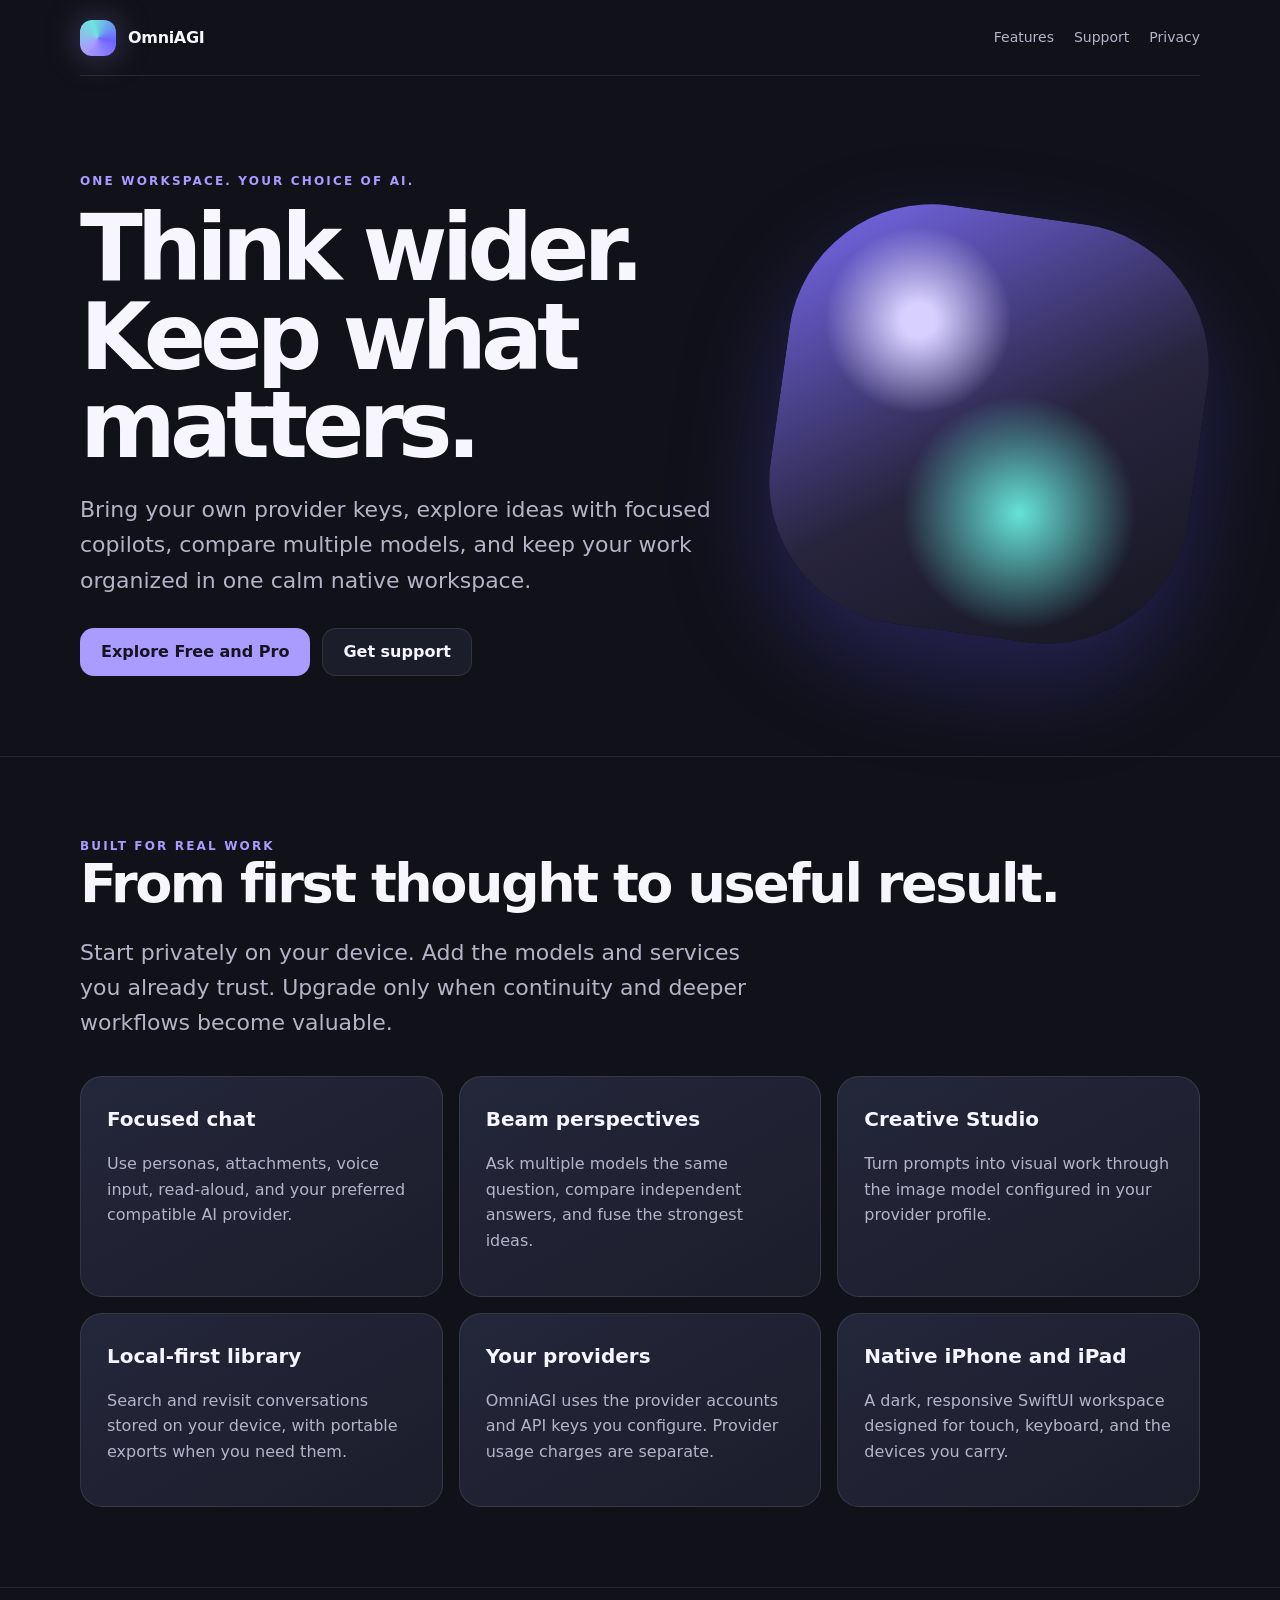
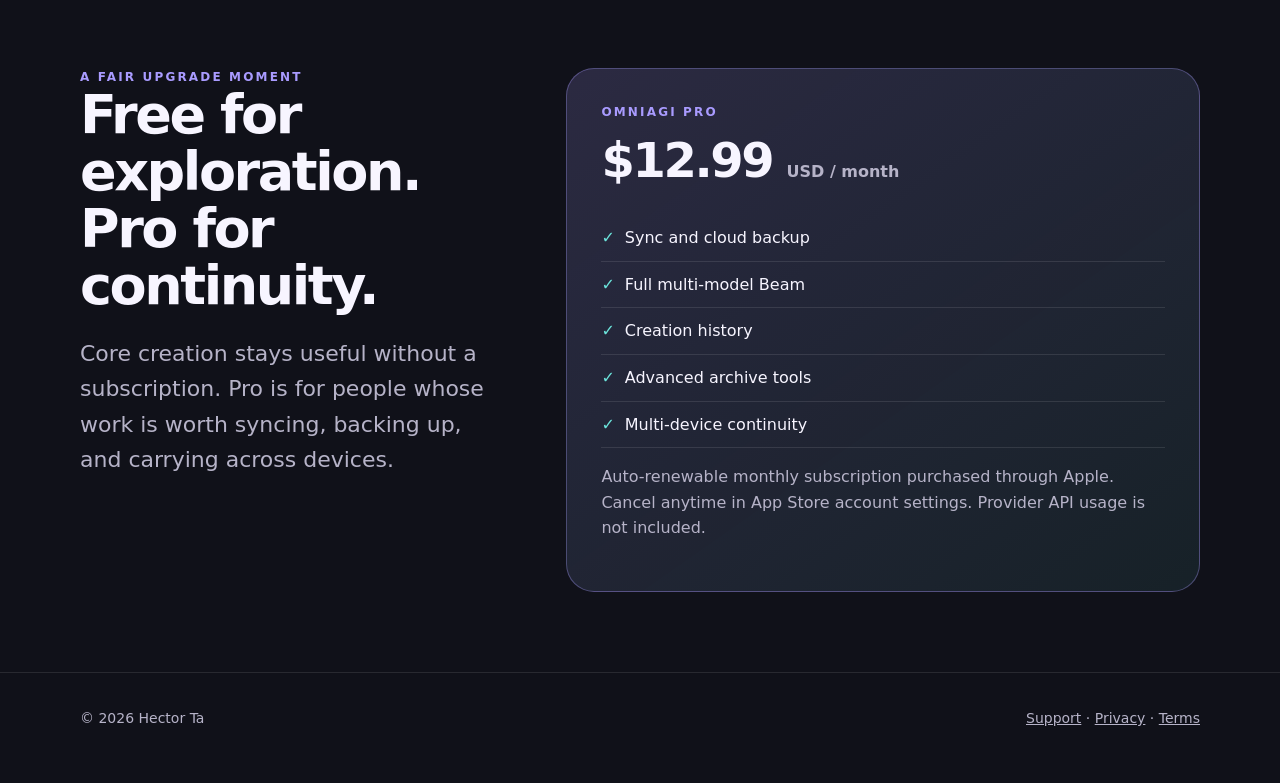
<file: index.html>
<!doctype html>
<html lang="en">
  <head>
    <meta charset="utf-8" />
    <meta name="viewport" content="width=device-width, initial-scale=1" />
    <meta name="description" content="OmniAGI is a local-first AI workspace for focused conversations, multiple perspectives, voice, and creative work." />
    <title>OmniAGI - Your AI workspace</title>
    <link rel="stylesheet" href="styles.css" />
  </head>
  <body>
    <header class="wrap">
      <nav>
        <a class="brand" href="index.html"><span class="mark" aria-hidden="true"></span>OmniAGI</a>
        <div class="links"><a href="#features">Features</a><a href="support.html">Support</a><a href="privacy.html">Privacy</a></div>
      </nav>
    </header>
    <main>
      <div class="wrap hero">
        <div>
          <div class="eyebrow">One workspace. Your choice of AI.</div>
          <h1>Think wider.<br />Keep what matters.</h1>
          <p class="lead">
            Bring your own provider keys, explore ideas with focused copilots, compare multiple models, and keep your work organized in one calm native
            workspace.
          </p>
          <div class="actions"><a class="button primary" href="#plans">Explore Free and Pro</a><a class="button" href="support.html">Get support</a></div>
        </div>
        <div class="orb" role="img" aria-label="Abstract violet and aqua OmniAGI artwork"></div>
      </div>
      <section id="features">
        <div class="wrap">
          <div class="eyebrow">Built for real work</div>
          <h2>From first thought to useful result.</h2>
          <p class="lead">
            Start privately on your device. Add the models and services you already trust. Upgrade only when continuity and deeper workflows become valuable.
          </p>
          <div class="grid">
            <article class="card">
              <h3>Focused chat</h3>
              <p>Use personas, attachments, voice input, read-aloud, and your preferred compatible AI provider.</p>
            </article>
            <article class="card">
              <h3>Beam perspectives</h3>
              <p>Ask multiple models the same question, compare independent answers, and fuse the strongest ideas.</p>
            </article>
            <article class="card">
              <h3>Creative Studio</h3>
              <p>Turn prompts into visual work through the image model configured in your provider profile.</p>
            </article>
            <article class="card">
              <h3>Local-first library</h3>
              <p>Search and revisit conversations stored on your device, with portable exports when you need them.</p>
            </article>
            <article class="card">
              <h3>Your providers</h3>
              <p>OmniAGI uses the provider accounts and API keys you configure. Provider usage charges are separate.</p>
            </article>
            <article class="card">
              <h3>Native iPhone and iPad</h3>
              <p>A dark, responsive SwiftUI workspace designed for touch, keyboard, and the devices you carry.</p>
            </article>
          </div>
        </div>
      </section>
      <section id="plans">
        <div class="wrap split">
          <div>
            <div class="eyebrow">A fair upgrade moment</div>
            <h2>Free for exploration. Pro for continuity.</h2>
            <p class="lead">
              Core creation stays useful without a subscription. Pro is for people whose work is worth syncing, backing up, and carrying across devices.
            </p>
          </div>
          <div class="plan">
            <div class="eyebrow">OmniAGI Pro</div>
            <div class="price">$12.99 <span>USD / month</span></div>
            <ul class="checklist">
              <li>Sync and cloud backup</li>
              <li>Full multi-model Beam</li>
              <li>Creation history</li>
              <li>Advanced archive tools</li>
              <li>Multi-device continuity</li>
            </ul>
            <p class="muted">
              Auto-renewable monthly subscription purchased through Apple. Cancel anytime in App Store account settings. Provider API usage is not included.
            </p>
          </div>
        </div>
      </section>
    </main>
    <footer>
      <div class="wrap">
        <span>© 2026 Hector Ta</span><span><a href="support.html">Support</a> · <a href="privacy.html">Privacy</a> · <a href="terms.html">Terms</a></span>
      </div>
    </footer>
  </body>
</html>
</file>
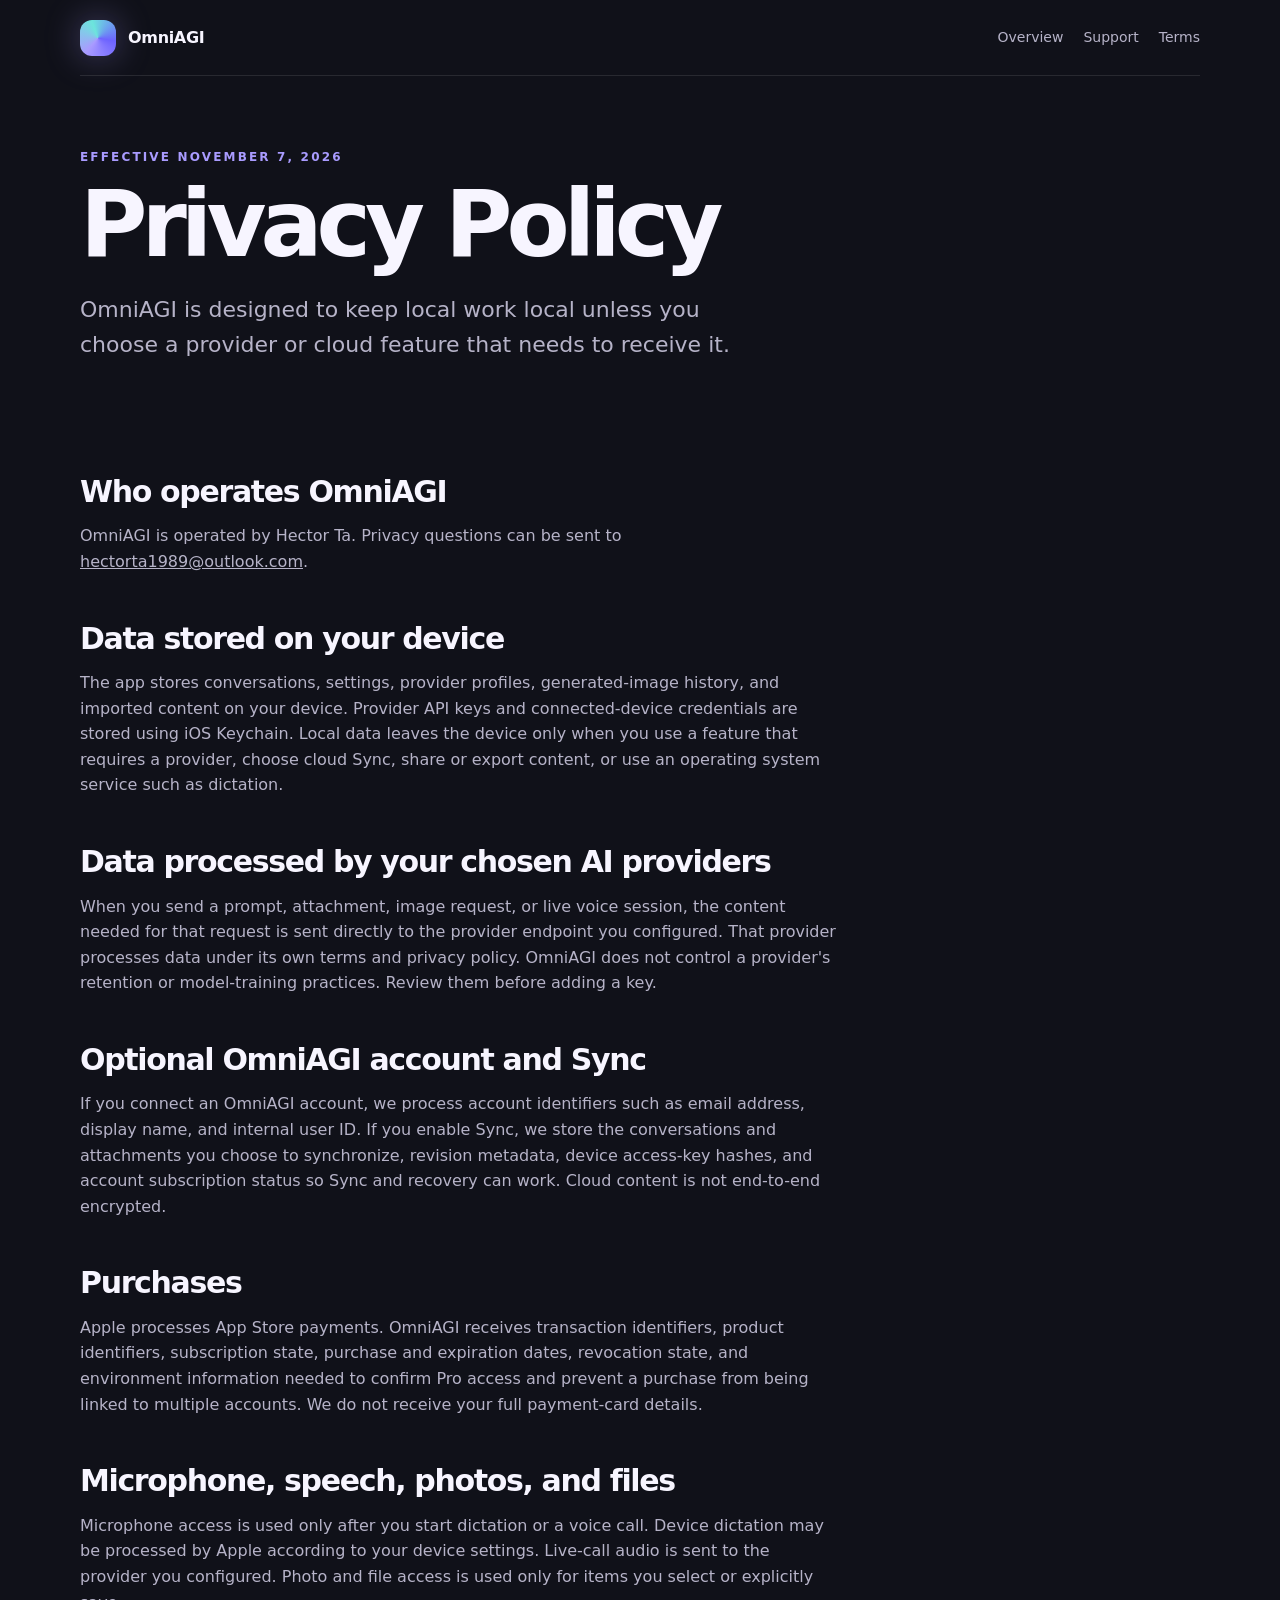
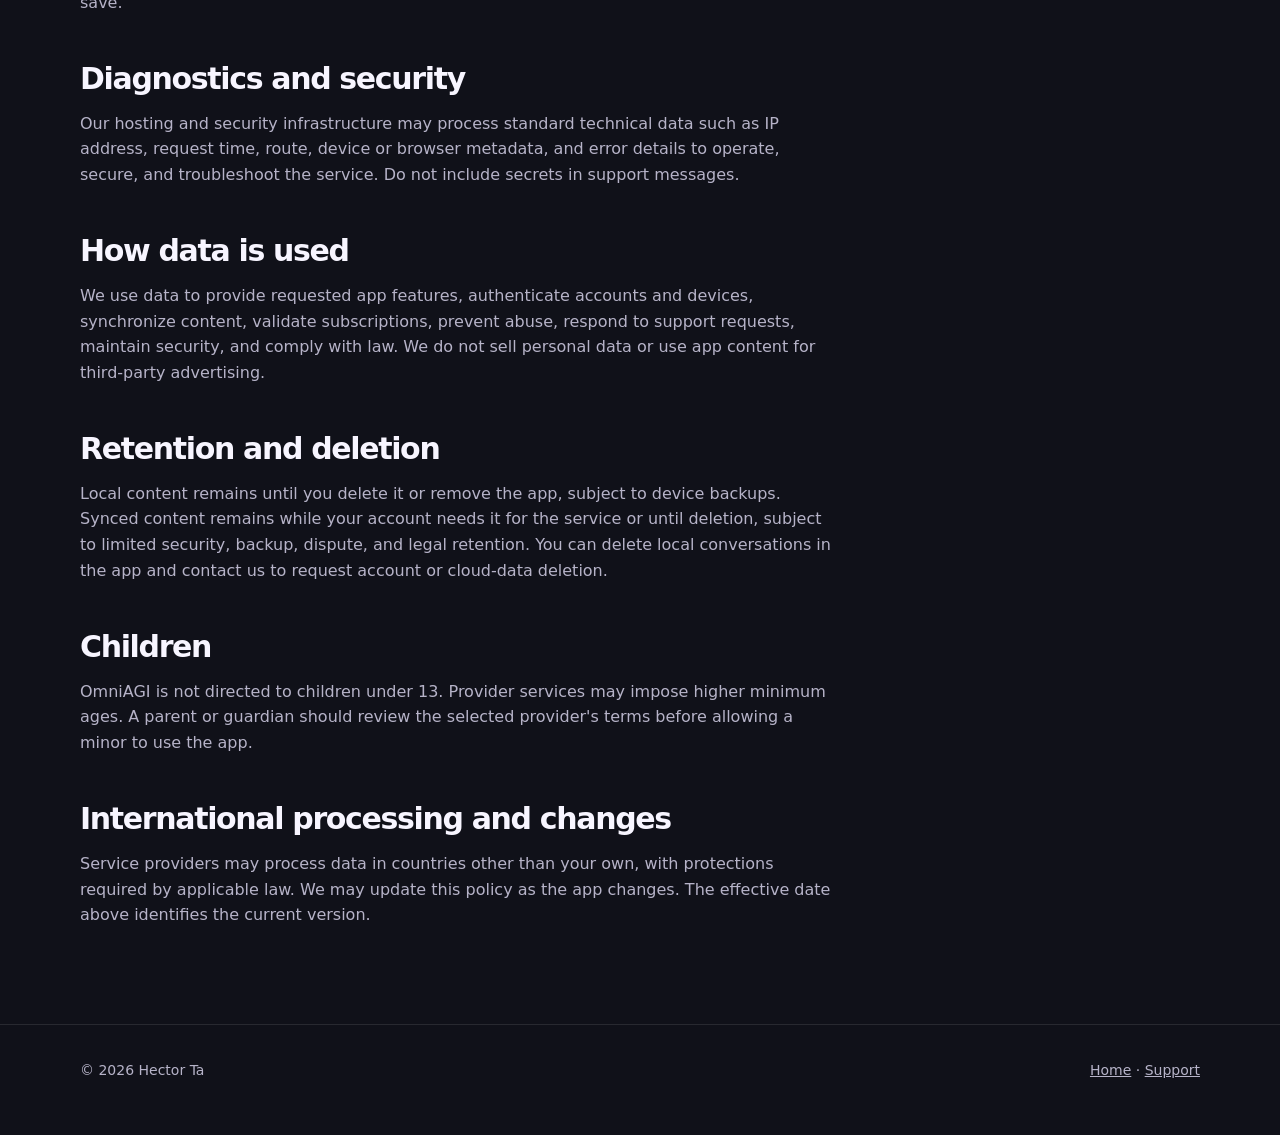
<file: privacy.html>
<!doctype html>
<html lang="en">
  <head>
    <meta charset="utf-8" />
    <meta name="viewport" content="width=device-width, initial-scale=1" />
    <meta name="description" content="Privacy policy for the OmniAGI iOS app." />
    <title>OmniAGI Privacy Policy</title>
    <link rel="stylesheet" href="styles.css" />
  </head>
  <body>
    <header class="wrap">
      <nav>
        <a class="brand" href="index.html"><span class="mark" aria-hidden="true"></span>OmniAGI</a>
        <div class="links"><a href="index.html">Overview</a><a href="support.html">Support</a><a href="terms.html">Terms</a></div>
      </nav>
    </header>
    <main class="wrap">
      <div class="page-head">
        <div class="eyebrow">Effective November 7, 2026</div>
        <h1>Privacy Policy</h1>
        <p class="lead">OmniAGI is designed to keep local work local unless you choose a provider or cloud feature that needs to receive it.</p>
      </div>
      <article class="prose">
        <h2>Who operates OmniAGI</h2>
        <p>OmniAGI is operated by Hector Ta. Privacy questions can be sent to <a href="mailto:hectorta1989@outlook.com">hectorta1989@outlook.com</a>.</p>
        <h2>Data stored on your device</h2>
        <p>
          The app stores conversations, settings, provider profiles, generated-image history, and imported content on your device. Provider API keys and
          connected-device credentials are stored using iOS Keychain. Local data leaves the device only when you use a feature that requires a provider, choose
          cloud Sync, share or export content, or use an operating system service such as dictation.
        </p>
        <h2>Data processed by your chosen AI providers</h2>
        <p>
          When you send a prompt, attachment, image request, or live voice session, the content needed for that request is sent directly to the provider
          endpoint you configured. That provider processes data under its own terms and privacy policy. OmniAGI does not control a provider's retention or
          model-training practices. Review them before adding a key.
        </p>
        <h2>Optional OmniAGI account and Sync</h2>
        <p>
          If you connect an OmniAGI account, we process account identifiers such as email address, display name, and internal user ID. If you enable Sync, we
          store the conversations and attachments you choose to synchronize, revision metadata, device access-key hashes, and account subscription status so
          Sync and recovery can work. Cloud content is not end-to-end encrypted.
        </p>
        <h2>Purchases</h2>
        <p>
          Apple processes App Store payments. OmniAGI receives transaction identifiers, product identifiers, subscription state, purchase and expiration dates,
          revocation state, and environment information needed to confirm Pro access and prevent a purchase from being linked to multiple accounts. We do not
          receive your full payment-card details.
        </p>
        <h2>Microphone, speech, photos, and files</h2>
        <p>
          Microphone access is used only after you start dictation or a voice call. Device dictation may be processed by Apple according to your device
          settings. Live-call audio is sent to the provider you configured. Photo and file access is used only for items you select or explicitly save.
        </p>
        <h2>Diagnostics and security</h2>
        <p>
          Our hosting and security infrastructure may process standard technical data such as IP address, request time, route, device or browser metadata, and
          error details to operate, secure, and troubleshoot the service. Do not include secrets in support messages.
        </p>
        <h2>How data is used</h2>
        <p>
          We use data to provide requested app features, authenticate accounts and devices, synchronize content, validate subscriptions, prevent abuse, respond
          to support requests, maintain security, and comply with law. We do not sell personal data or use app content for third-party advertising.
        </p>
        <h2>Retention and deletion</h2>
        <p>
          Local content remains until you delete it or remove the app, subject to device backups. Synced content remains while your account needs it for the
          service or until deletion, subject to limited security, backup, dispute, and legal retention. You can delete local conversations in the app and
          contact us to request account or cloud-data deletion.
        </p>
        <h2>Children</h2>
        <p>
          OmniAGI is not directed to children under 13. Provider services may impose higher minimum ages. A parent or guardian should review the selected
          provider's terms before allowing a minor to use the app.
        </p>
        <h2>International processing and changes</h2>
        <p>
          Service providers may process data in countries other than your own, with protections required by applicable law. We may update this policy as the app
          changes. The effective date above identifies the current version.
        </p>
      </article>
    </main>
    <footer>
      <div class="wrap">
        <span>© 2026 Hector Ta</span><span><a href="index.html">Home</a> · <a href="support.html">Support</a></span>
      </div>
    </footer>
  </body>
</html>
</file>
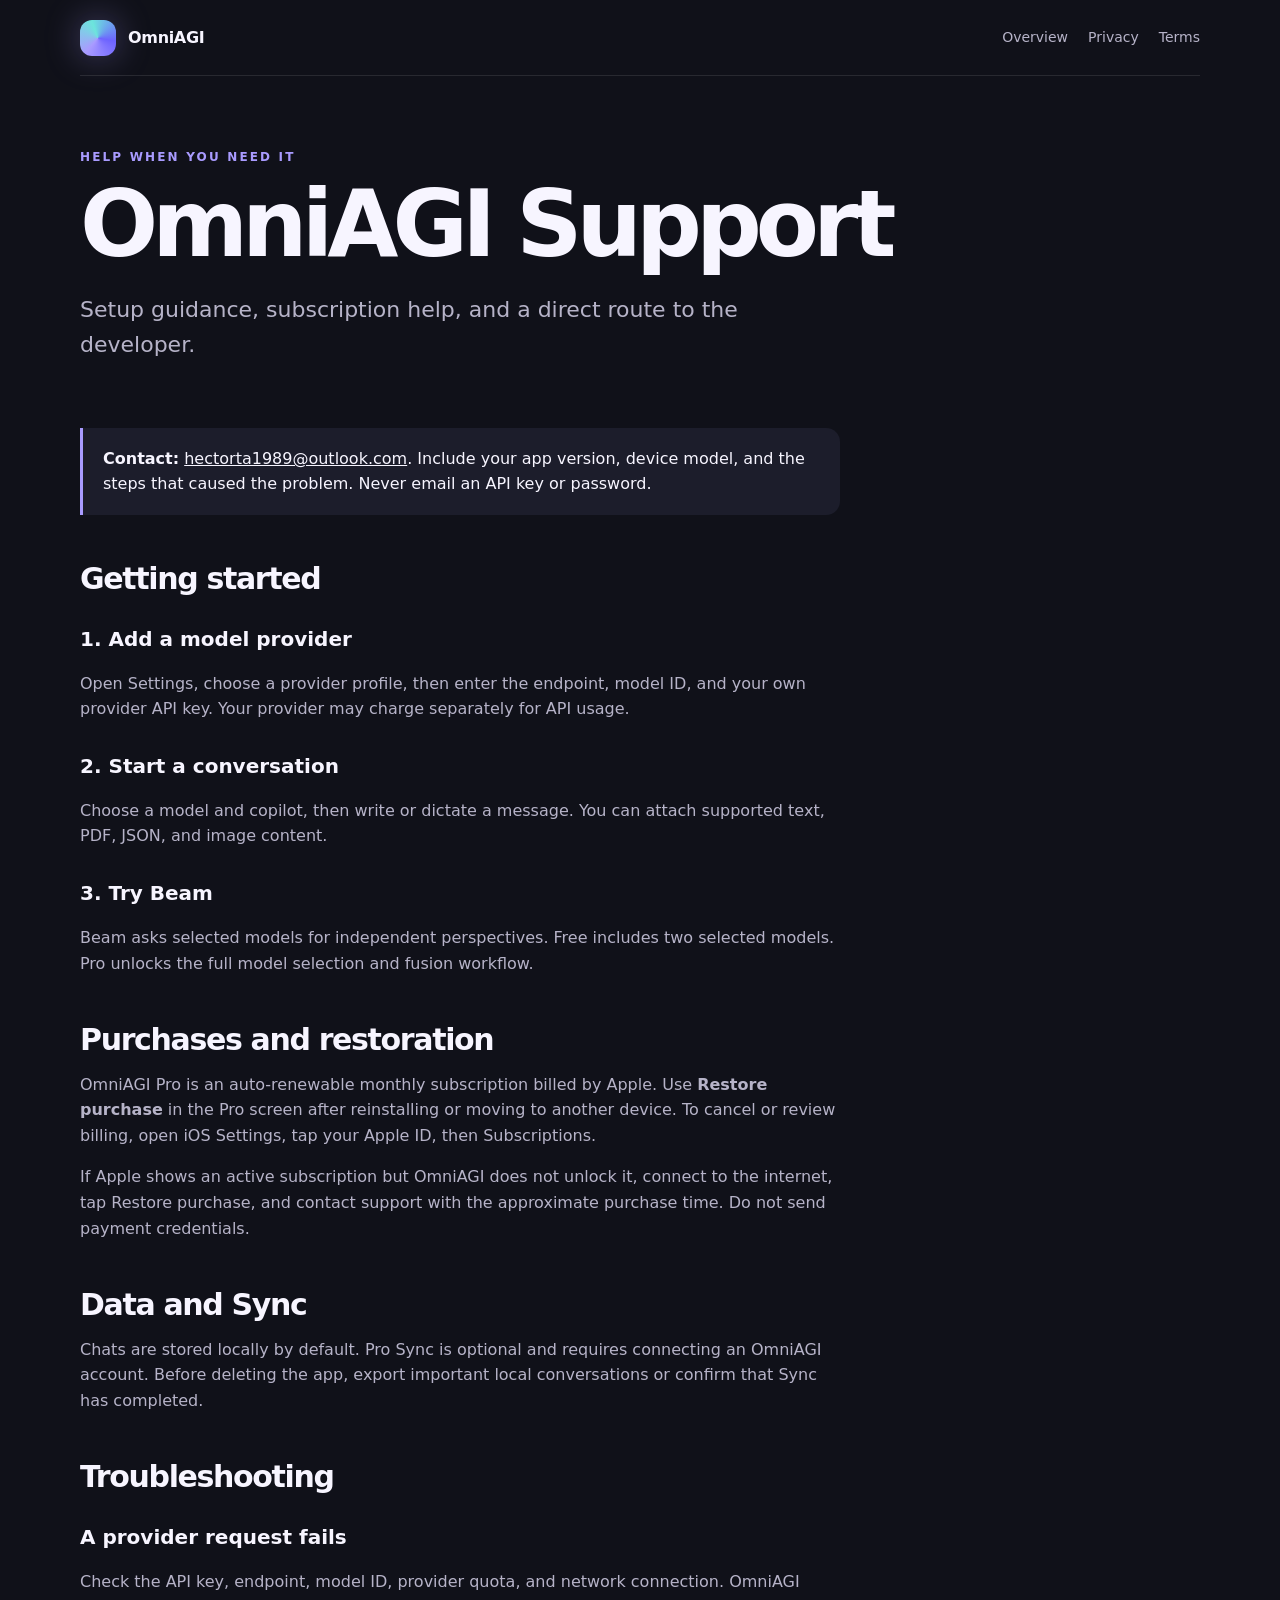
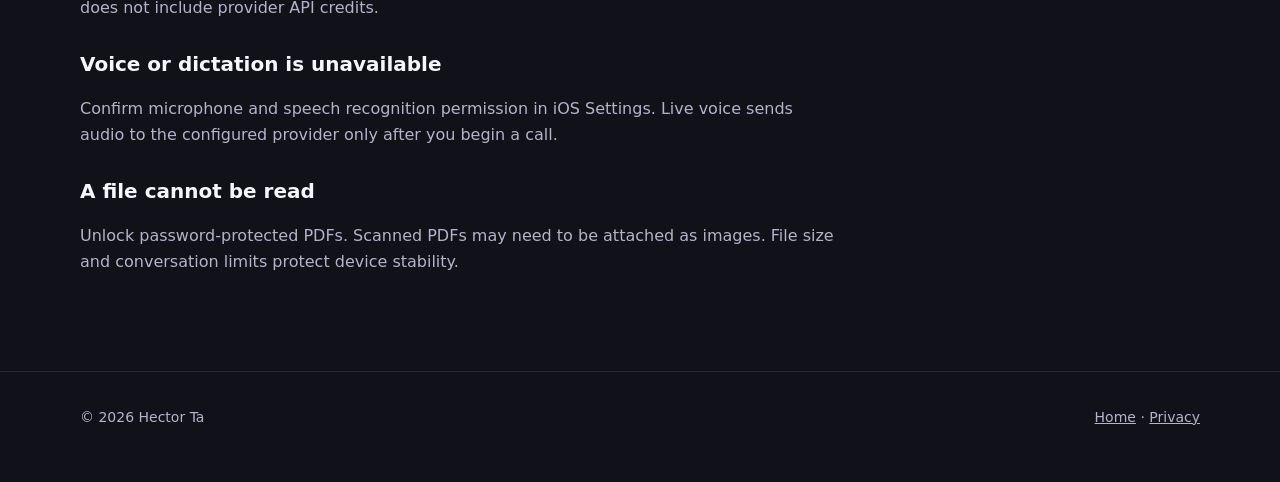
<file: support.html>
<!doctype html>
<html lang="en">
  <head>
    <meta charset="utf-8" />
    <meta name="viewport" content="width=device-width, initial-scale=1" />
    <meta name="description" content="Support for the OmniAGI iOS app." />
    <title>OmniAGI Support</title>
    <link rel="stylesheet" href="styles.css" />
  </head>
  <body>
    <header class="wrap">
      <nav>
        <a class="brand" href="index.html"><span class="mark" aria-hidden="true"></span>OmniAGI</a>
        <div class="links"><a href="index.html">Overview</a><a href="privacy.html">Privacy</a><a href="terms.html">Terms</a></div>
      </nav>
    </header>
    <main class="wrap">
      <div class="page-head">
        <div class="eyebrow">Help when you need it</div>
        <h1>OmniAGI Support</h1>
        <p class="lead">Setup guidance, subscription help, and a direct route to the developer.</p>
      </div>
      <article class="prose">
        <div class="notice">
          <strong>Contact:</strong> <a href="mailto:hectorta1989@outlook.com">hectorta1989@outlook.com</a>. Include your app version, device model, and the
          steps that caused the problem. Never email an API key or password.
        </div>
        <h2>Getting started</h2>
        <h3>1. Add a model provider</h3>
        <p>
          Open Settings, choose a provider profile, then enter the endpoint, model ID, and your own provider API key. Your provider may charge separately for
          API usage.
        </p>
        <h3>2. Start a conversation</h3>
        <p>Choose a model and copilot, then write or dictate a message. You can attach supported text, PDF, JSON, and image content.</p>
        <h3>3. Try Beam</h3>
        <p>
          Beam asks selected models for independent perspectives. Free includes two selected models. Pro unlocks the full model selection and fusion workflow.
        </p>
        <h2>Purchases and restoration</h2>
        <p>
          OmniAGI Pro is an auto-renewable monthly subscription billed by Apple. Use <strong>Restore purchase</strong> in the Pro screen after reinstalling or
          moving to another device. To cancel or review billing, open iOS Settings, tap your Apple ID, then Subscriptions.
        </p>
        <p>
          If Apple shows an active subscription but OmniAGI does not unlock it, connect to the internet, tap Restore purchase, and contact support with the
          approximate purchase time. Do not send payment credentials.
        </p>
        <h2>Data and Sync</h2>
        <p>
          Chats are stored locally by default. Pro Sync is optional and requires connecting an OmniAGI account. Before deleting the app, export important local
          conversations or confirm that Sync has completed.
        </p>
        <h2>Troubleshooting</h2>
        <h3>A provider request fails</h3>
        <p>Check the API key, endpoint, model ID, provider quota, and network connection. OmniAGI does not include provider API credits.</p>
        <h3>Voice or dictation is unavailable</h3>
        <p>
          Confirm microphone and speech recognition permission in iOS Settings. Live voice sends audio to the configured provider only after you begin a call.
        </p>
        <h3>A file cannot be read</h3>
        <p>Unlock password-protected PDFs. Scanned PDFs may need to be attached as images. File size and conversation limits protect device stability.</p>
      </article>
    </main>
    <footer>
      <div class="wrap">
        <span>© 2026 Hector Ta</span><span><a href="index.html">Home</a> · <a href="privacy.html">Privacy</a></span>
      </div>
    </footer>
  </body>
</html>
</file>
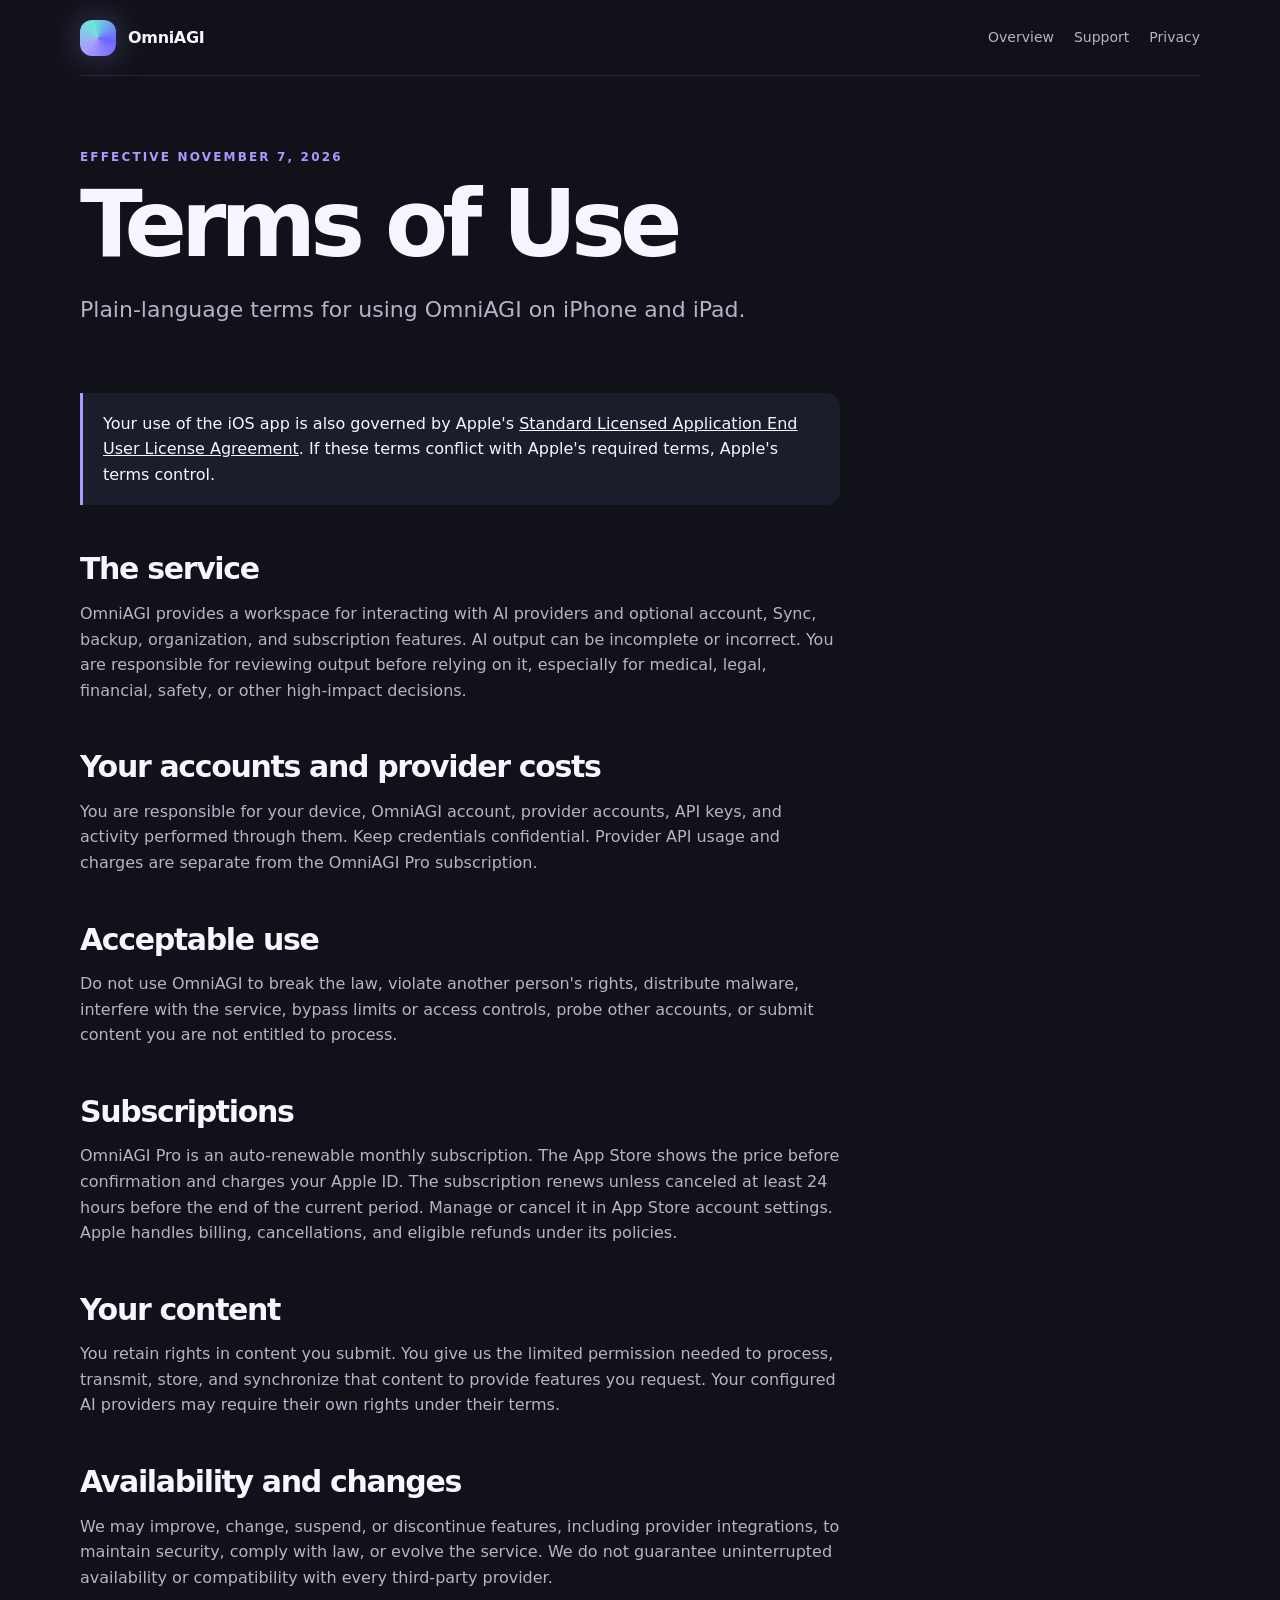
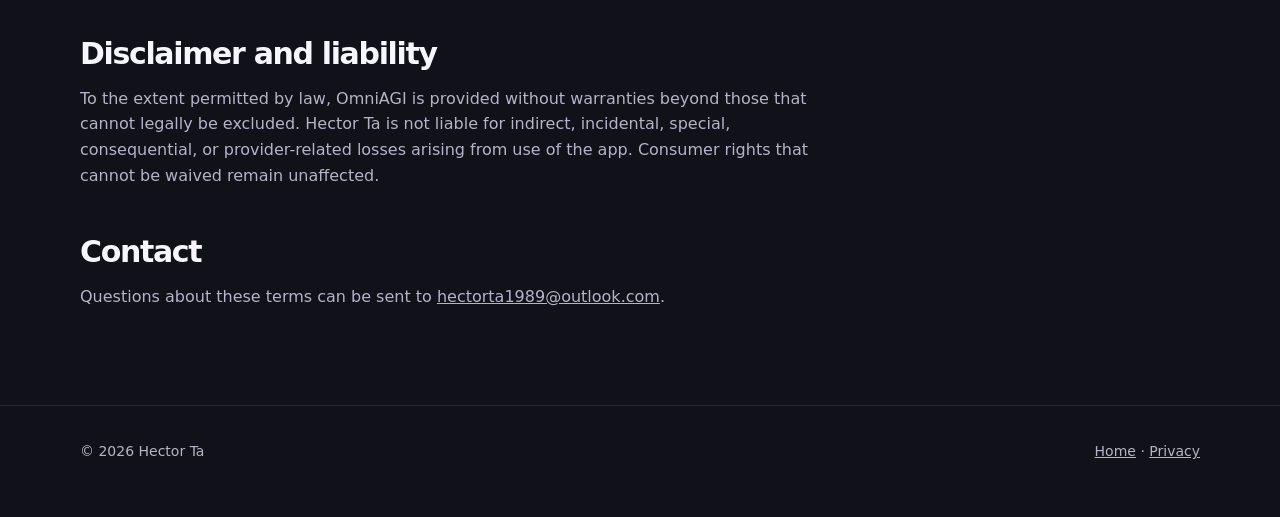
<file: terms.html>
<!doctype html>
<html lang="en">
  <head>
    <meta charset="utf-8" />
    <meta name="viewport" content="width=device-width, initial-scale=1" />
    <meta name="description" content="Terms for the OmniAGI iOS app." />
    <title>OmniAGI Terms</title>
    <link rel="stylesheet" href="styles.css" />
  </head>
  <body>
    <header class="wrap">
      <nav>
        <a class="brand" href="index.html"><span class="mark" aria-hidden="true"></span>OmniAGI</a>
        <div class="links"><a href="index.html">Overview</a><a href="support.html">Support</a><a href="privacy.html">Privacy</a></div>
      </nav>
    </header>
    <main class="wrap">
      <div class="page-head">
        <div class="eyebrow">Effective November 7, 2026</div>
        <h1>Terms of Use</h1>
        <p class="lead">Plain-language terms for using OmniAGI on iPhone and iPad.</p>
      </div>
      <article class="prose">
        <div class="notice">
          Your use of the iOS app is also governed by Apple's
          <a href="https://www.apple.com/legal/internet-services/itunes/dev/stdeula/">Standard Licensed Application End User License Agreement</a>. If these
          terms conflict with Apple's required terms, Apple's terms control.
        </div>
        <h2>The service</h2>
        <p>
          OmniAGI provides a workspace for interacting with AI providers and optional account, Sync, backup, organization, and subscription features. AI output
          can be incomplete or incorrect. You are responsible for reviewing output before relying on it, especially for medical, legal, financial, safety, or
          other high-impact decisions.
        </p>
        <h2>Your accounts and provider costs</h2>
        <p>
          You are responsible for your device, OmniAGI account, provider accounts, API keys, and activity performed through them. Keep credentials confidential.
          Provider API usage and charges are separate from the OmniAGI Pro subscription.
        </p>
        <h2>Acceptable use</h2>
        <p>
          Do not use OmniAGI to break the law, violate another person's rights, distribute malware, interfere with the service, bypass limits or access
          controls, probe other accounts, or submit content you are not entitled to process.
        </p>
        <h2>Subscriptions</h2>
        <p>
          OmniAGI Pro is an auto-renewable monthly subscription. The App Store shows the price before confirmation and charges your Apple ID. The subscription
          renews unless canceled at least 24 hours before the end of the current period. Manage or cancel it in App Store account settings. Apple handles
          billing, cancellations, and eligible refunds under its policies.
        </p>
        <h2>Your content</h2>
        <p>
          You retain rights in content you submit. You give us the limited permission needed to process, transmit, store, and synchronize that content to
          provide features you request. Your configured AI providers may require their own rights under their terms.
        </p>
        <h2>Availability and changes</h2>
        <p>
          We may improve, change, suspend, or discontinue features, including provider integrations, to maintain security, comply with law, or evolve the
          service. We do not guarantee uninterrupted availability or compatibility with every third-party provider.
        </p>
        <h2>Disclaimer and liability</h2>
        <p>
          To the extent permitted by law, OmniAGI is provided without warranties beyond those that cannot legally be excluded. Hector Ta is not liable for
          indirect, incidental, special, consequential, or provider-related losses arising from use of the app. Consumer rights that cannot be waived remain
          unaffected.
        </p>
        <h2>Contact</h2>
        <p>Questions about these terms can be sent to <a href="mailto:hectorta1989@outlook.com">hectorta1989@outlook.com</a>.</p>
      </article>
    </main>
    <footer>
      <div class="wrap">
        <span>© 2026 Hector Ta</span><span><a href="index.html">Home</a> · <a href="privacy.html">Privacy</a></span>
      </div>
    </footer>
  </body>
</html>
</file>
<file: styles.css>
:root {
  color-scheme: dark;
  --ink: #101119;
  --panel: #1c1d2b;
  --panel-soft: #24263a;
  --violet: #a99bff;
  --aqua: #6ce5dc;
  --text: #f7f5ff;
  --muted: #b6b3c8;
  --line: rgba(255, 255, 255, 0.1);
  font-family:
    Inter,
    ui-sans-serif,
    system-ui,
    -apple-system,
    BlinkMacSystemFont,
    'Segoe UI',
    sans-serif;
}
* {
  box-sizing: border-box;
}
html {
  scroll-behavior: smooth;
}
body {
  margin: 0;
  background: var(--ink);
  color: var(--text);
  line-height: 1.6;
}
a {
  color: inherit;
}
.wrap {
  width: min(1120px, calc(100% - 40px));
  margin: 0 auto;
}
nav {
  display: flex;
  align-items: center;
  gap: 24px;
  min-height: 76px;
  border-bottom: 1px solid var(--line);
}
.brand {
  display: flex;
  align-items: center;
  gap: 12px;
  font-weight: 800;
  text-decoration: none;
  letter-spacing: -0.02em;
}
.mark {
  width: 36px;
  height: 36px;
  border-radius: 12px;
  background: conic-gradient(from 220deg, var(--violet), var(--aqua), #6d63ff, var(--violet));
  box-shadow: 0 0 34px rgba(169, 155, 255, 0.35);
}
.links {
  display: flex;
  gap: 20px;
  margin-left: auto;
}
.links a {
  color: var(--muted);
  text-decoration: none;
  font-size: 14px;
}
.links a:hover {
  color: var(--text);
}
.hero {
  display: grid;
  grid-template-columns: 1.2fr 0.8fr;
  gap: 64px;
  align-items: center;
  padding: 96px 0 80px;
}
.eyebrow {
  color: var(--violet);
  font-size: 12px;
  font-weight: 800;
  letter-spacing: 0.18em;
  text-transform: uppercase;
}
h1 {
  margin: 14px 0 22px;
  font-size: clamp(52px, 8vw, 92px);
  line-height: 0.96;
  letter-spacing: -0.065em;
}
h2 {
  margin: 0 0 16px;
  font-size: clamp(32px, 5vw, 54px);
  line-height: 1.05;
  letter-spacing: -0.045em;
}
h3 {
  margin: 0 0 8px;
  font-size: 20px;
}
.lead {
  color: var(--muted);
  font-size: clamp(18px, 2vw, 22px);
  max-width: 700px;
}
.actions {
  display: flex;
  flex-wrap: wrap;
  gap: 12px;
  margin-top: 30px;
}
.button {
  display: inline-flex;
  align-items: center;
  justify-content: center;
  min-height: 48px;
  padding: 0 20px;
  border: 1px solid var(--line);
  border-radius: 14px;
  background: var(--panel);
  text-decoration: none;
  font-weight: 700;
}
.button.primary {
  background: var(--violet);
  color: #171420;
  border-color: transparent;
}
.orb {
  aspect-ratio: 1;
  border-radius: 34%;
  background:
    radial-gradient(circle at 30% 28%, #d8d1ff 0 4%, transparent 22%), radial-gradient(circle at 60% 70%, #65e3d7, transparent 30%),
    linear-gradient(145deg, #7b6bf5, #27243d 55%, #151620);
  box-shadow: 0 40px 100px rgba(108, 89, 255, 0.25);
  transform: rotate(8deg);
}
section {
  padding: 80px 0;
  border-top: 1px solid var(--line);
}
.grid {
  display: grid;
  grid-template-columns: repeat(3, 1fr);
  gap: 16px;
  margin-top: 36px;
}
.card {
  padding: 26px;
  background: linear-gradient(150deg, var(--panel-soft), var(--panel));
  border: 1px solid var(--line);
  border-radius: 22px;
}
.card p,
.muted,
.prose p,
.prose li {
  color: var(--muted);
}
.split {
  display: grid;
  grid-template-columns: 0.8fr 1.2fr;
  gap: 64px;
  align-items: start;
}
.plan {
  padding: 34px;
  background: linear-gradient(145deg, rgba(169, 155, 255, 0.18), rgba(108, 229, 220, 0.08));
  border: 1px solid rgba(169, 155, 255, 0.35);
  border-radius: 28px;
}
.price {
  font-size: 48px;
  font-weight: 850;
  letter-spacing: -0.05em;
}
.price span {
  font-size: 16px;
  color: var(--muted);
  letter-spacing: 0;
}
.checklist {
  list-style: none;
  padding: 0;
}
.checklist li {
  padding: 10px 0;
  border-bottom: 1px solid var(--line);
}
.checklist li::before {
  content: '✓';
  color: var(--aqua);
  margin-right: 10px;
}
.page-head {
  padding: 72px 0 44px;
}
.prose {
  max-width: 760px;
  padding-bottom: 80px;
}
.prose h2 {
  font-size: 30px;
  margin-top: 48px;
}
.prose h3 {
  margin-top: 28px;
}
.notice {
  padding: 18px 20px;
  border-left: 3px solid var(--violet);
  background: var(--panel);
  border-radius: 0 14px 14px 0;
}
footer {
  padding: 34px 0 54px;
  color: var(--muted);
  border-top: 1px solid var(--line);
  font-size: 14px;
}
footer .wrap {
  display: flex;
  justify-content: space-between;
  gap: 20px;
  flex-wrap: wrap;
}
@media (max-width: 760px) {
  .links {
    gap: 12px;
  }
  .links a:first-child {
    display: none;
  }
  .hero,
  .split {
    grid-template-columns: 1fr;
    gap: 38px;
  }
  .hero {
    padding-top: 64px;
  }
  .orb {
    width: min(78vw, 360px);
    justify-self: center;
  }
  .grid {
    grid-template-columns: 1fr;
  }
}
</file>
